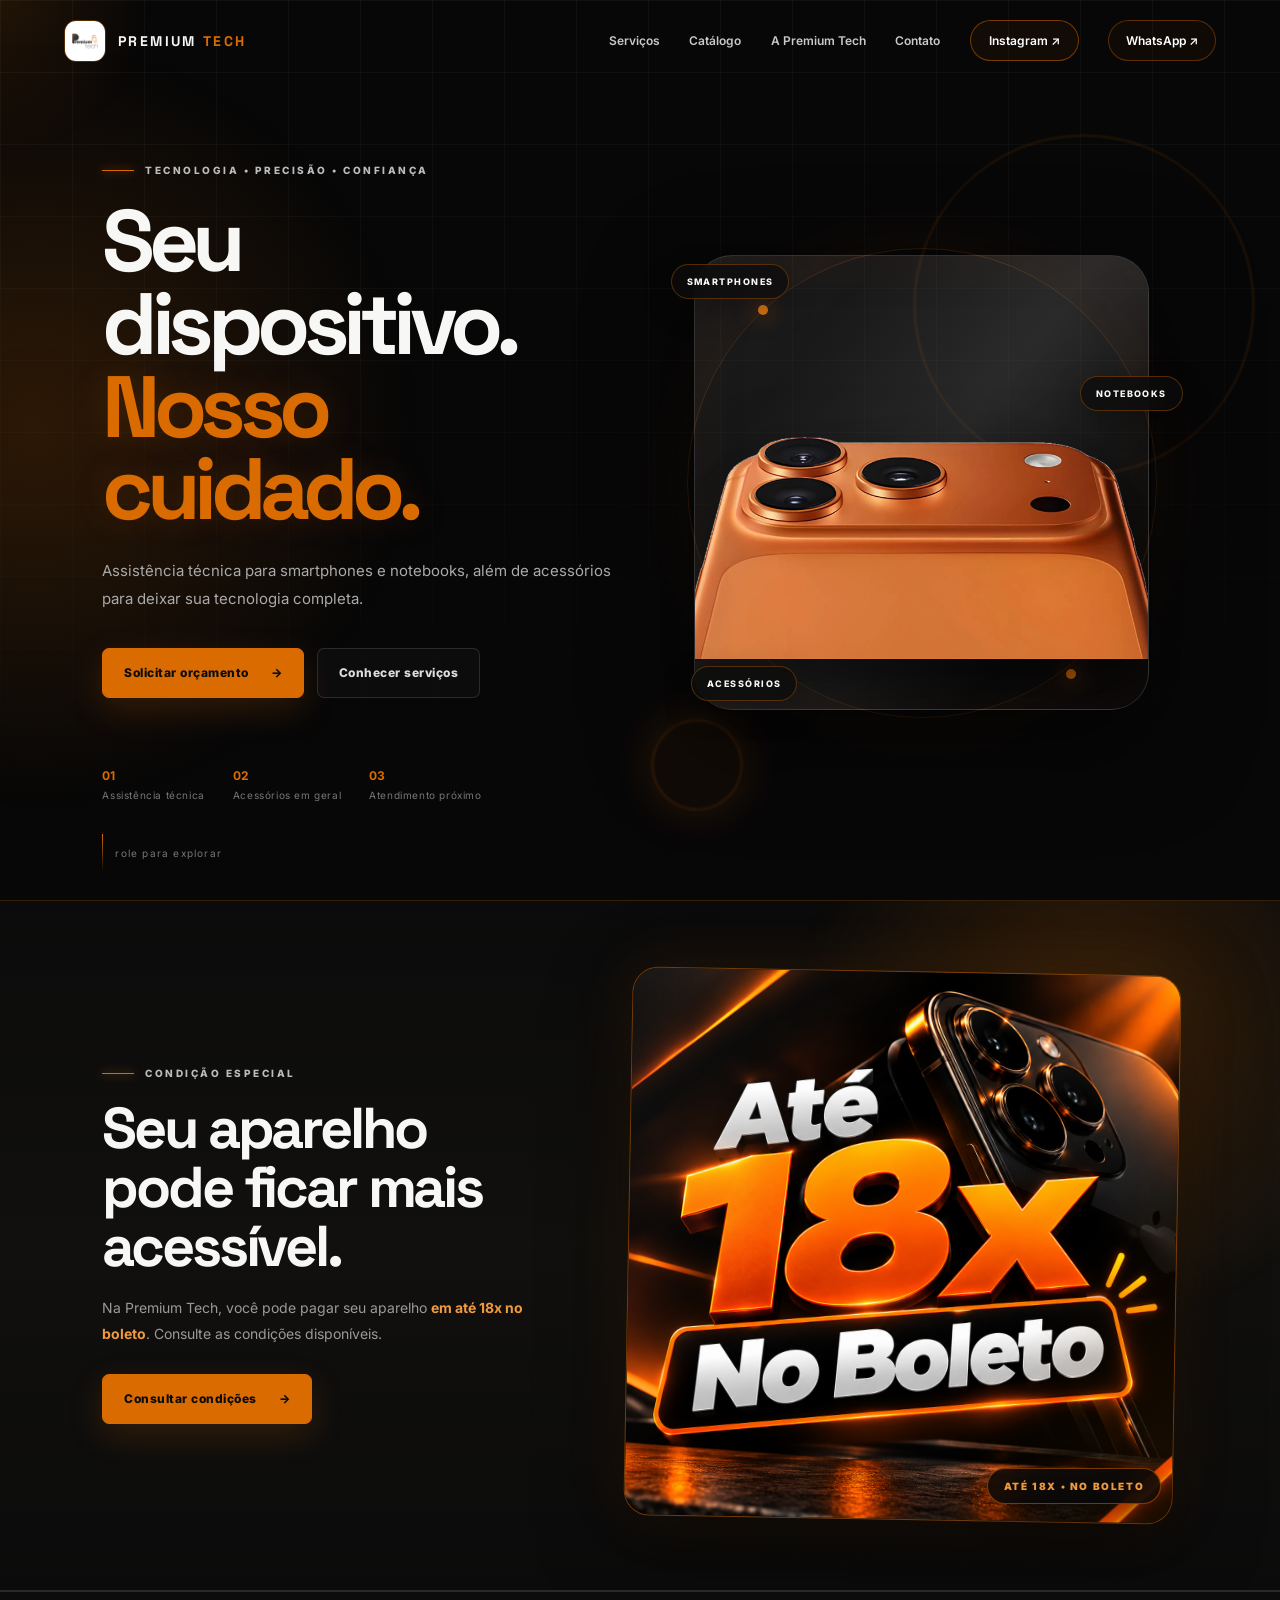
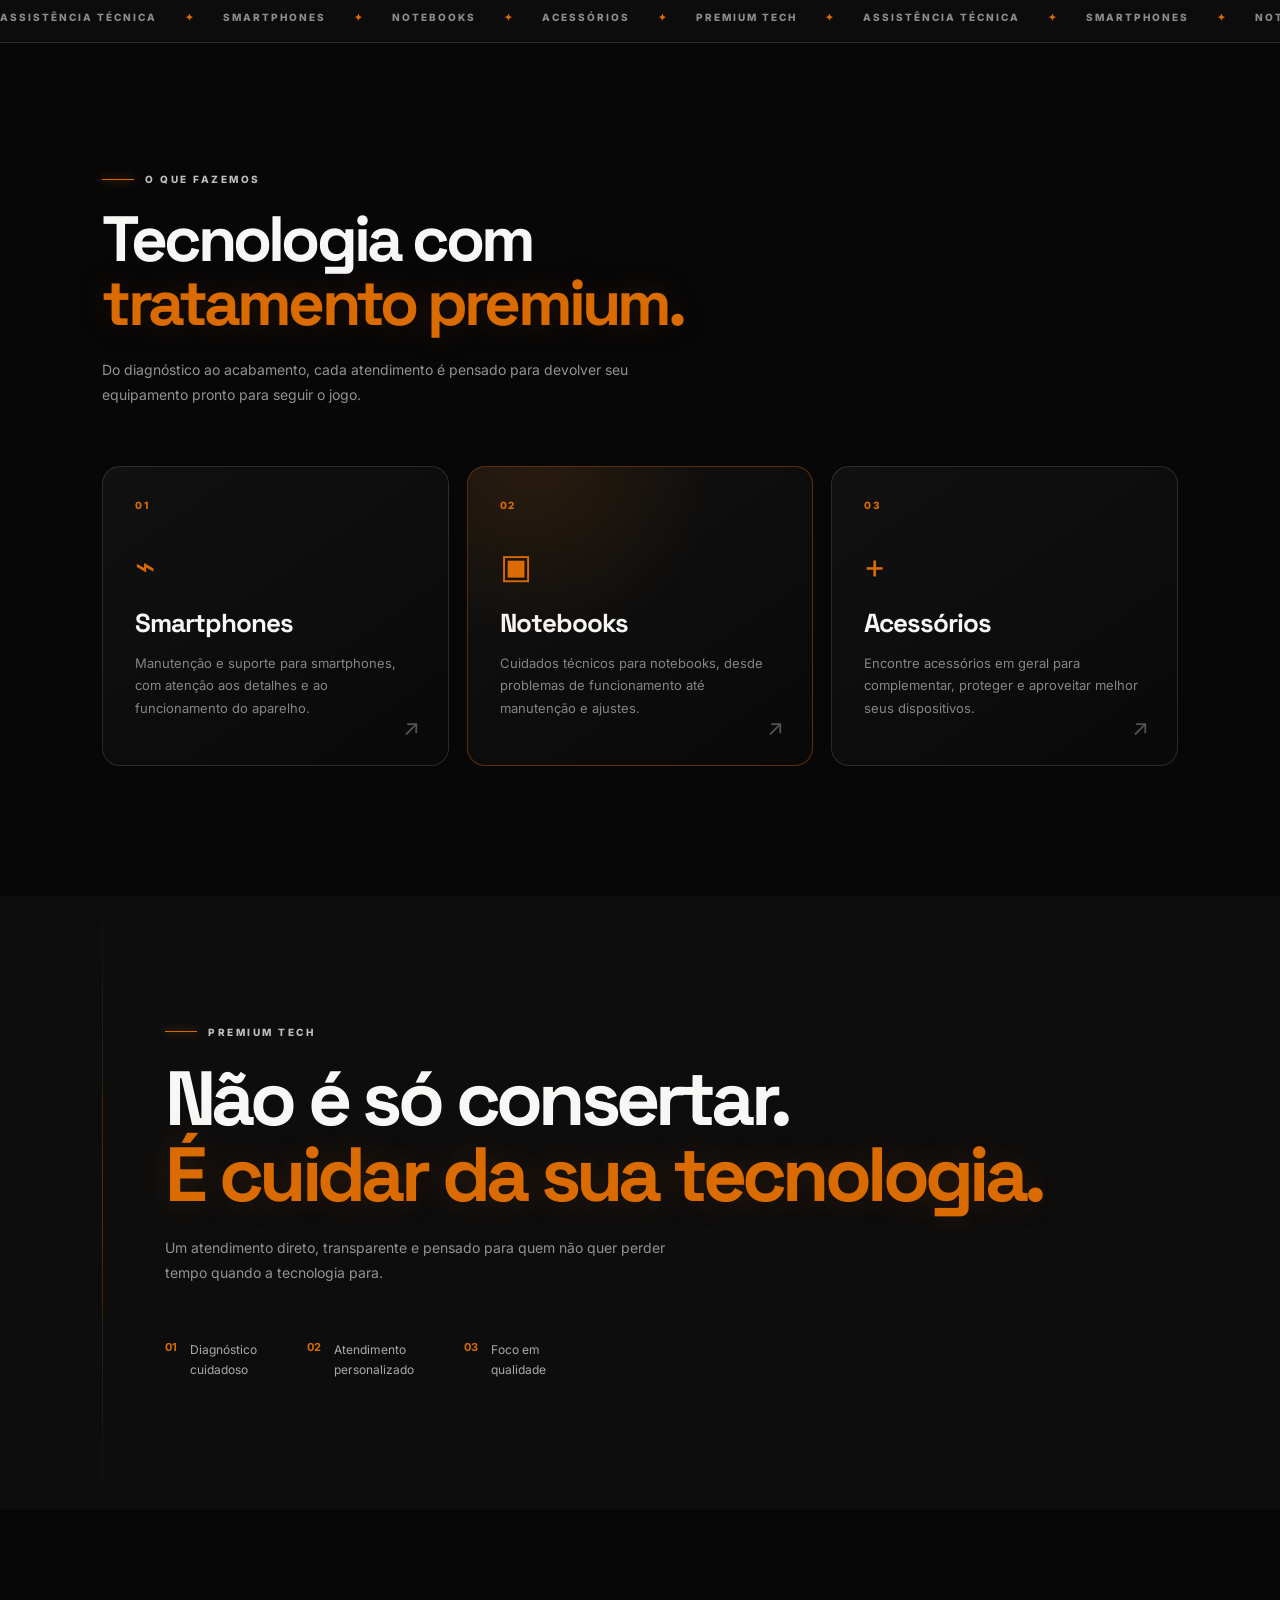
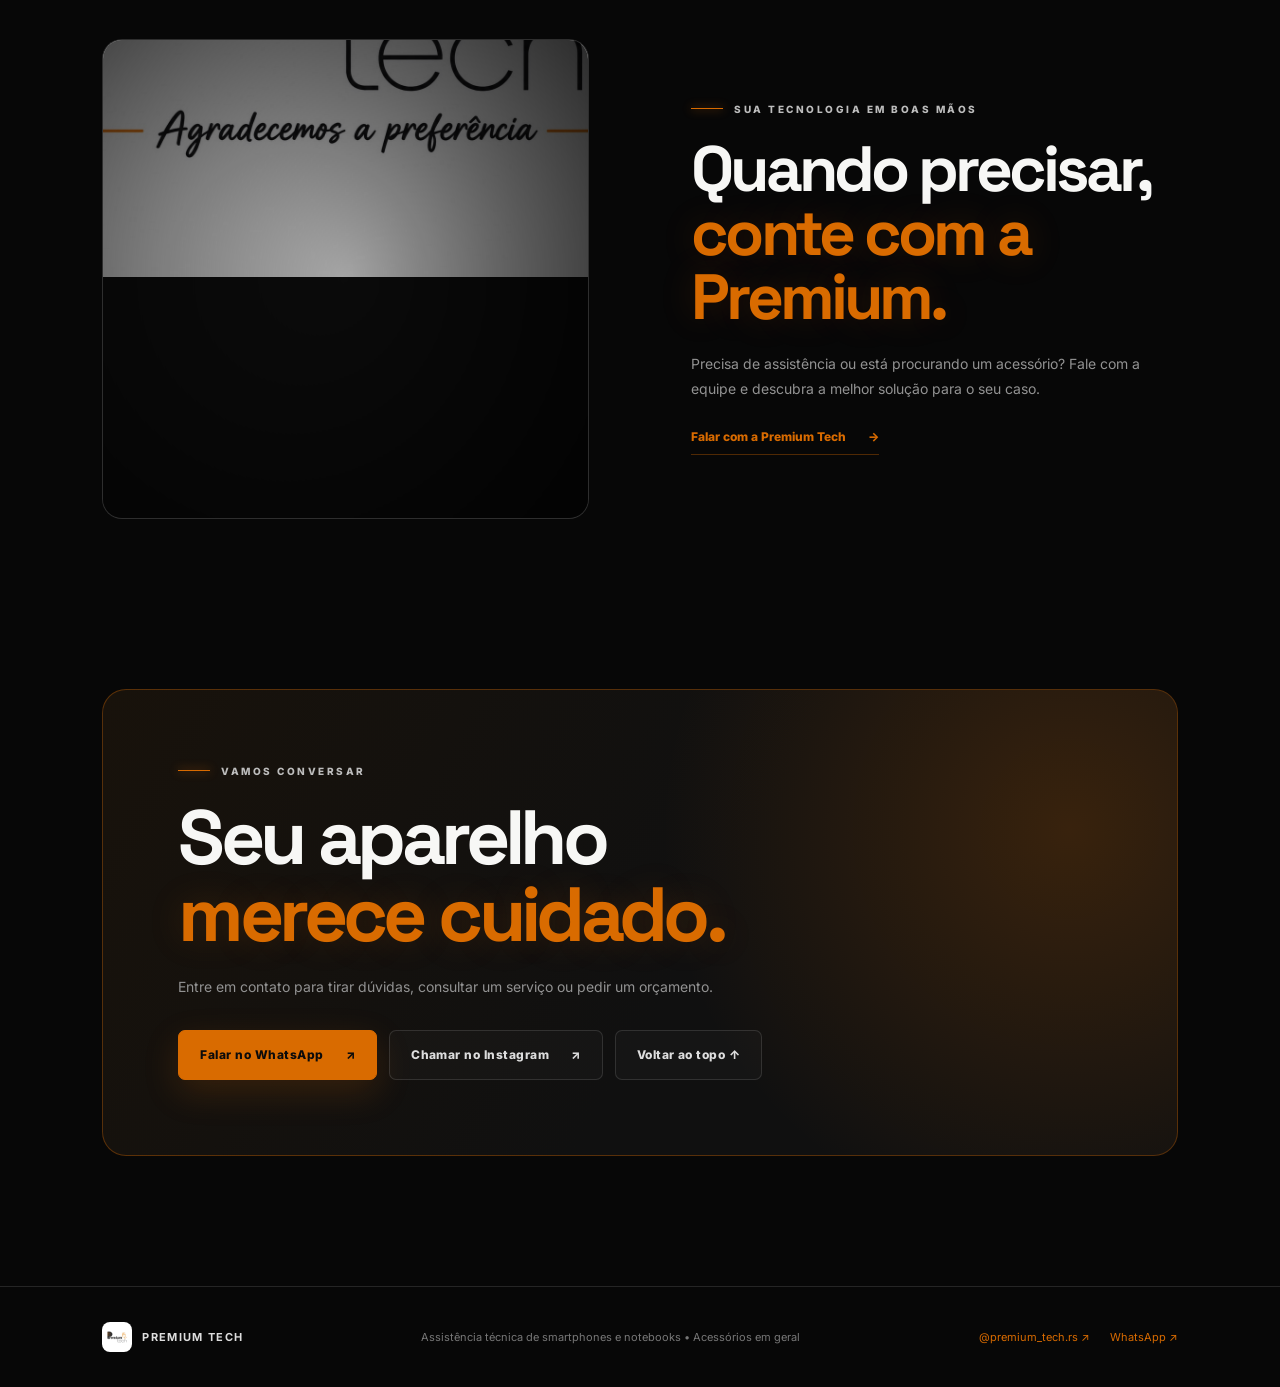
<file: index.html>
<!DOCTYPE html>
<html lang="pt-BR">
<head>
  <meta charset="UTF-8">
  <meta name="viewport" content="width=device-width, initial-scale=1.0">
  <meta name="theme-color" content="#090909">
  <meta name="description" content="Premium Tech — assistência técnica de smartphones e notebooks e acessórios em geral.">
  <title>Premium Tech | Tecnologia que você pode confiar</title>
  <link rel="preconnect" href="https://fonts.googleapis.com">
  <link rel="preconnect" href="https://fonts.gstatic.com" crossorigin>
  <link href="https://fonts.googleapis.com/css2?family=Inter:wght@400;500;600;700;800;900&display=swap" rel="stylesheet">
  <link rel="stylesheet" href="styles.css">
</head>
<body>
  <div class="cursor-glow"></div>
  <div class="scroll-progress"></div>

  <header class="navbar" id="navbar">
    <a class="brand" href="#inicio" aria-label="Premium Tech">
      <img src="assets/premium-tech-logo.jpeg" alt="Premium Tech">
      <span>PREMIUM <b>TECH</b></span>
    </a>
    <nav>
      <a href="#servicos">Serviços</a>
      <a href="catalogo.html">Catálogo</a>
      <a href="#sobre">A Premium Tech</a>
      <a href="#contato">Contato</a>
      <a class="nav-cta" href="https://www.instagram.com/premium_tech.rs/" target="_blank" rel="noopener">Instagram ↗</a>
      <a class="nav-whatsapp" href="https://wa.me/SEU_NUMERO" target="_blank" rel="noopener">WhatsApp ↗</a>
    </nav>
    <button class="menu-btn" aria-label="Abrir menu"><span></span><span></span><span></span></button>
  </header>

  <main>
    <section class="hero" id="inicio">
      <div class="hero-grid"></div>
      <div class="orb orb-a"></div><div class="orb orb-b"></div>
      <div class="hero-copy reveal">
        <p class="eyebrow"><span></span> TECNOLOGIA • PRECISÃO • CONFIANÇA</p>
        <h1>Seu dispositivo.<br><em>Nosso cuidado.</em></h1>
        <p class="hero-text">Assistência técnica para smartphones e notebooks, além de acessórios para deixar sua tecnologia completa.</p>
        <div class="hero-actions">
          <a class="btn btn-primary magnetic" href="#contato">Solicitar orçamento <span>→</span></a>
          <a class="btn btn-ghost" href="#servicos">Conhecer serviços</a>
        </div>
        <div class="hero-meta">
          <div><strong>01</strong><span>Assistência técnica</span></div>
          <div><strong>02</strong><span>Acessórios em geral</span></div>
          <div><strong>03</strong><span>Atendimento próximo</span></div>
        </div>
      </div>
      <div class="hero-visual reveal delay-2" data-tilt>
        <div class="visual-ring"></div>
        <a class="logo-card catalog-hero-card" href="catalogo.html" aria-label="Abrir catálogo de iPhones">
          <img src="assets/iphone-orange-home.png" alt="iPhone laranja Premium Tech">
          <span class="catalog-hero-badge">CONHEÇA A PREMIUM TECH ↗</span>
        </a>
        <div class="floating-chip chip-one">SMARTPHONES</div>
        <div class="floating-chip chip-two">NOTEBOOKS</div>
        <div class="floating-chip chip-three">ACESSÓRIOS</div>
      </div>
      <a href="#servicos" class="scroll-indicator"><span></span> role para explorar</a>
    </section>

    <section class="boleto-promo" aria-label="Pagamento no boleto em até 18 vezes">
      <div class="boleto-promo-glow"></div>
      <div class="boleto-promo-inner">
        <div class="boleto-promo-copy reveal">
          <p class="eyebrow"><span></span> CONDIÇÃO ESPECIAL</p>
          <h2>Seu aparelho pode ficar mais acessível.</h2>
          <p>Na Premium Tech, você pode pagar seu aparelho <strong>em até 18x no boleto</strong>. Consulte as condições disponíveis.</p>
          <a class="btn btn-primary magnetic" href="#contato">Consultar condições <span>→</span></a>
        </div>
        <div class="boleto-promo-image reveal delay-1">
          <div class="boleto-image-frame">
            <img src="assets/18x-boleto.png" alt="Até 18x no boleto na Premium Tech">
          </div>
          <span class="boleto-image-label">ATÉ 18X • NO BOLETO</span>
        </div>
      </div>
    </section>

    <section class="ticker" aria-label="Serviços Premium Tech">
      <div class="ticker-track">
        <span>ASSISTÊNCIA TÉCNICA</span><i>✦</i><span>SMARTPHONES</span><i>✦</i><span>NOTEBOOKS</span><i>✦</i><span>ACESSÓRIOS</span><i>✦</i><span>PREMIUM TECH</span><i>✦</i>
        <span>ASSISTÊNCIA TÉCNICA</span><i>✦</i><span>SMARTPHONES</span><i>✦</i><span>NOTEBOOKS</span><i>✦</i><span>ACESSÓRIOS</span><i>✦</i>
      </div>
    </section>

    <section class="services section" id="servicos">
      <div class="section-heading reveal">
        <p class="eyebrow"><span></span> O QUE FAZEMOS</p>
        <h2>Tecnologia com<br><em>tratamento premium.</em></h2>
        <p>Do diagnóstico ao acabamento, cada atendimento é pensado para devolver seu equipamento pronto para seguir o jogo.</p>
      </div>
      <div class="service-grid">
        <article class="service-card reveal" data-tilt>
          <div class="service-number">01</div><div class="service-icon">⌁</div>
          <h3>Smartphones</h3><p>Manutenção e suporte para smartphones, com atenção aos detalhes e ao funcionamento do aparelho.</p>
          <span class="card-arrow">↗</span>
        </article>
        <article class="service-card featured reveal delay-1" data-tilt>
          <div class="service-number">02</div><div class="service-icon">▣</div>
          <h3>Notebooks</h3><p>Cuidados técnicos para notebooks, desde problemas de funcionamento até manutenção e ajustes.</p>
          <span class="card-arrow">↗</span>
        </article>
        <article class="service-card reveal delay-2" data-tilt>
          <div class="service-number">03</div><div class="service-icon">+</div>
          <h3>Acessórios</h3><p>Encontre acessórios em geral para complementar, proteger e aproveitar melhor seus dispositivos.</p>
          <span class="card-arrow">↗</span>
        </article>
      </div>
    </section>

    <section class="statement section" id="sobre">
      <div class="statement-line"></div>
      <div class="statement-inner">
        <p class="eyebrow reveal"><span></span> PREMIUM TECH</p>
        <h2 class="reveal">Não é só consertar.<br><em>É cuidar da sua tecnologia.</em></h2>
        <p class="statement-copy reveal">Um atendimento direto, transparente e pensado para quem não quer perder tempo quando a tecnologia para.</p>
        <div class="values reveal">
          <div><b>01</b><span>Diagnóstico<br>cuidadoso</span></div>
          <div><b>02</b><span>Atendimento<br>personalizado</span></div>
          <div><b>03</b><span>Foco em<br>qualidade</span></div>
        </div>
      </div>
    </section>

    <section class="showcase section">
      <div class="showcase-image reveal" data-parallax="0.14">
        <img src="assets/premium-tech-logo-full.jpeg" alt="Premium Tech">
        <div class="image-overlay"></div>
      </div>
      <div class="showcase-copy reveal delay-1">
        <p class="eyebrow"><span></span> SUA TECNOLOGIA EM BOAS MÃOS</p>
        <h2>Quando precisar,<br><em>conte com a Premium.</em></h2>
        <p>Precisa de assistência ou está procurando um acessório? Fale com a equipe e descubra a melhor solução para o seu caso.</p>
        <a class="text-link" href="#contato">Falar com a Premium Tech <span>→</span></a>
      </div>
    </section>

    <section class="contact section" id="contato">
      <div class="contact-card reveal">
        <div class="contact-bg"></div>
        <div class="contact-content">
          <p class="eyebrow"><span></span> VAMOS CONVERSAR</p>
          <h2>Seu aparelho<br><em>merece cuidado.</em></h2>
          <p>Entre em contato para tirar dúvidas, consultar um serviço ou pedir um orçamento.</p>
          <div class="contact-actions">
            <a class="btn btn-primary magnetic" href="https://wa.me/SEU_NUMERO" target="_blank" rel="noopener">Falar no WhatsApp <span>↗</span></a>
            <a class="btn btn-ghost" href="https://www.instagram.com/premium_tech.rs/" target="_blank" rel="noopener">Chamar no Instagram <span>↗</span></a>
            <a class="btn btn-ghost" href="#inicio">Voltar ao topo ↑</a>
          </div>
        </div>
        
      </div>
    </section>
  </main>

  <footer>
    <div class="footer-brand"><img src="assets/premium-tech-logo.jpeg" alt="Premium Tech"><strong>PREMIUM TECH</strong></div>
    <p>Assistência técnica de smartphones e notebooks • Acessórios em geral</p>
    <div class="footer-links"><a href="https://www.instagram.com/premium_tech.rs/" target="_blank" rel="noopener">@premium_tech.rs ↗</a><a href="https://wa.me/SEU_NUMERO" target="_blank" rel="noopener">WhatsApp ↗</a></div>
  </footer>

  <script src="script.js"></script>
</body>
</html>
</file>
<file: styles.css>
@import url('https://fonts.googleapis.com/css2?family=Inter:wght@400;500;600;700;800;900&family=Space+Grotesk:wght@400;500;600;700&display=swap');
:root{--orange:#d96b00;--orange-light:#f09a3e;--ink:#070707;--panel:#101010;--panel-2:#151515;--text:#f7f7f5;--muted:#a4a4a4;--line:rgba(255,255,255,.12);--ease:cubic-bezier(.2,.8,.2,1)}
*{box-sizing:border-box;margin:0;padding:0}
html{scroll-behavior:smooth;scroll-padding-top:100px}
body{font-family:Inter,Arial,sans-serif;background:var(--ink);color:var(--text);overflow-x:hidden}
body:before{content:"";position:fixed;inset:0;pointer-events:none;z-index:20;background:linear-gradient(transparent 50%,rgba(255,255,255,.012) 50%);background-size:100% 4px;opacity:.22}
a{text-decoration:none;color:inherit}button{font:inherit}
.scroll-progress{position:fixed;z-index:1000;top:0;left:0;width:0;height:3px;background:linear-gradient(90deg,var(--orange),var(--orange-light));box-shadow:0 0 20px rgba(217,107,0,.7)}
.cursor-glow{position:fixed;z-index:0;width:320px;height:320px;border-radius:50%;pointer-events:none;background:radial-gradient(circle,rgba(217,107,0,.13),transparent 68%);transform:translate(-50%,-50%);transition:opacity .25s}
.navbar{height:82px;position:fixed;z-index:100;top:0;left:0;right:0;display:flex;align-items:center;justify-content:space-between;padding:0 clamp(22px,5vw,80px);border-bottom:1px solid transparent;transition:.4s var(--ease)}
.navbar.scrolled{background:rgba(7,7,7,.78);backdrop-filter:blur(22px);border-color:var(--line)}
.brand{display:flex;align-items:center;gap:12px;font-family:"Space Grotesk",sans-serif;font-size:14px;letter-spacing:.17em;font-weight:700}
.brand img{width:42px;height:42px;object-fit:cover;border-radius:12px;border:1px solid rgba(217,107,0,.35)}
.brand b{color:var(--orange)}
nav{display:flex;align-items:center;gap:clamp(16px,2.3vw,34px);font-size:12px;font-weight:600;color:#c9c9c9}
nav a{transition:.25s}nav a:hover{color:var(--orange)}
.nav-cta{border:1px solid rgba(217,107,0,.5);padding:12px 18px;border-radius:999px;color:#fff!important;background:rgba(217,107,0,.06)}
.menu-btn{display:none;background:none;border:0;cursor:pointer;padding:8px}.menu-btn span{display:block;width:25px;height:2px;background:#fff;margin:5px;border-radius:5px}
.hero{min-height:100vh;position:relative;display:grid;grid-template-columns:1.02fr .98fr;align-items:center;gap:30px;padding:145px clamp(24px,8vw,125px) 80px;isolation:isolate}
.hero-grid{position:absolute;inset:0;z-index:-2;background-image:linear-gradient(rgba(255,255,255,.04) 1px,transparent 1px),linear-gradient(90deg,rgba(255,255,255,.04) 1px,transparent 1px);background-size:72px 72px;mask-image:linear-gradient(to bottom,#000,transparent 92%)}
.hero:before{content:"";position:absolute;z-index:-1;width:850px;height:850px;left:-390px;top:0;background:radial-gradient(circle,rgba(217,107,0,.18),transparent 64%)}
.orb{position:absolute;border-radius:50%;filter:blur(1px);border:1px solid rgba(217,107,0,.3);z-index:-1}.orb-a{width:340px;height:340px;right:2%;top:15%;animation:float 8s ease-in-out infinite}.orb-b{width:90px;height:90px;right:42%;bottom:10%;background:rgba(217,107,0,.05);box-shadow:0 0 50px rgba(217,107,0,.2);animation:float 5s ease-in-out infinite reverse}
.eyebrow{font-size:10px;letter-spacing:.25em;color:#bdbdbd;font-weight:800;display:flex;align-items:center;gap:11px}.eyebrow span{display:inline-block;width:32px;height:1px;background:var(--orange);box-shadow:0 0 10px var(--orange)}
.hero h1{font-family:"Space Grotesk",sans-serif;font-size:clamp(48px,6.8vw,104px);line-height:.95;letter-spacing:-.075em;margin:24px 0 26px;font-weight:700}.hero h1 em,.section-heading h2 em,.statement h2 em,.showcase h2 em,.contact h2 em{font-style:normal;color:var(--orange);text-shadow:0 0 35px rgba(217,107,0,.18)}
.hero-text{max-width:550px;color:#aaa;line-height:1.85;font-size:15px}
.hero-actions{display:flex;flex-wrap:wrap;gap:13px;margin-top:35px}.btn{display:inline-flex;align-items:center;justify-content:center;gap:22px;min-height:50px;padding:0 21px;border-radius:7px;font-size:12px;font-weight:800;letter-spacing:.04em;transition:.35s var(--ease);border:1px solid var(--line)}.btn-primary{background:var(--orange);color:#0b0b0b;border-color:var(--orange);box-shadow:0 12px 35px rgba(217,107,0,.18)}.btn-primary:hover{transform:translateY(-4px);box-shadow:0 18px 45px rgba(217,107,0,.32)}.btn-ghost{background:rgba(255,255,255,.025);color:#ddd}.btn-ghost:hover{border-color:rgba(217,107,0,.55);color:var(--orange);transform:translateY(-4px)}
.hero-meta{display:flex;flex-wrap:wrap;gap:28px;margin-top:70px}.hero-meta div{display:flex;flex-direction:column;gap:6px}.hero-meta strong{font-size:12px;color:var(--orange)}.hero-meta span{font-size:10px;color:#777;letter-spacing:.06em}
.hero-visual{height:590px;position:relative;display:flex;align-items:center;justify-content:center;perspective:1000px}.visual-ring{position:absolute;width:min(470px,80vw);height:min(470px,80vw);border:1px solid rgba(217,107,0,.2);border-radius:50%;box-shadow:0 0 100px rgba(217,107,0,.07);animation:spin 24s linear infinite}.visual-ring:before,.visual-ring:after{content:"";position:absolute;width:10px;height:10px;background:var(--orange);border-radius:50%;box-shadow:0 0 22px var(--orange)}.visual-ring:before{top:12%;left:15%}.visual-ring:after{bottom:8%;right:17%}
.logo-card{position:relative;width:min(455px,78vw);height:min(455px,78vw);display:flex;align-items:center;justify-content:center;background:linear-gradient(145deg,rgba(255,255,255,.09),rgba(255,255,255,.015));border:1px solid rgba(255,255,255,.14);border-radius:38px;overflow:hidden;box-shadow:0 30px 100px rgba(0,0,0,.6),inset 0 0 80px rgba(217,107,0,.04);transform-style:preserve-3d}.logo-card:after{content:"";position:absolute;inset:-50%;background:linear-gradient(110deg,transparent 35%,rgba(255,255,255,.09) 50%,transparent 65%);transform:rotate(18deg);animation:shine 7s ease-in-out infinite}.logo-card img{width:78%;max-height:78%;object-fit:contain;filter:drop-shadow(0 18px 30px rgba(0,0,0,.6));z-index:1}
.catalog-hero-card{cursor:pointer;position:relative;text-decoration:none;}
.catalog-hero-card img{width:108%;height:108%;object-fit:contain;object-position:center bottom;filter:drop-shadow(0 28px 35px rgba(0,0,0,.65));transition:transform .6s var(--ease);mix-blend-mode:normal}
.catalog-hero-card:hover img{transform:scale(1.035) translateY(-3px)}
.catalog-hero-badge{position:absolute;left:24px;bottom:24px;z-index:3;padding:11px 15px;border:1px solid rgba(217,107,0,.55);background:rgba(7,7,7,.78);backdrop-filter:blur(12px);border-radius:999px;color:#fff;font-size:9px;font-weight:800;letter-spacing:.14em;box-shadow:0 10px 30px rgba(0,0,0,.35)}

.floating-chip{position:absolute;z-index:2;padding:11px 15px;border:1px solid rgba(217,107,0,.35);background:rgba(12,12,12,.72);backdrop-filter:blur(14px);border-radius:999px;font-size:9px;font-weight:800;letter-spacing:.16em;box-shadow:0 10px 30px rgba(0,0,0,.3)}.chip-one{top:18%;left:3%;animation:float 6s ease-in-out infinite}.chip-two{right:0;top:35%;animation:float 7s ease-in-out infinite reverse}.chip-three{bottom:17%;left:7%;animation:float 5s ease-in-out infinite}
.scroll-indicator{position:absolute;bottom:28px;left:clamp(24px,8vw,125px);font-size:10px;color:#777;letter-spacing:.12em;display:flex;align-items:center;gap:12px}.scroll-indicator span{height:38px;width:1px;background:linear-gradient(var(--orange),transparent)}
.ticker{overflow:hidden;border-top:1px solid var(--line);border-bottom:1px solid var(--line);background:#0c0c0c;padding:19px 0}.ticker-track{display:flex;align-items:center;gap:28px;width:max-content;animation:marquee 28s linear infinite;color:#8c8c8c;font-size:10px;font-weight:800;letter-spacing:.2em}.ticker i{color:var(--orange);font-style:normal}
.section{padding:130px clamp(24px,8vw,125px);position:relative}.section-heading{max-width:760px;margin-bottom:58px}.section-heading h2,.statement h2,.showcase h2,.contact h2{font-family:"Space Grotesk",sans-serif;font-size:clamp(38px,5vw,72px);line-height:1;letter-spacing:-.06em;margin:22px 0}.section-heading>p:last-child,.statement-copy,.showcase-copy>p:not(.eyebrow),.contact-content>p:not(.eyebrow){color:#929292;line-height:1.8;font-size:14px;max-width:570px}
.service-grid{display:grid;grid-template-columns:repeat(3,1fr);gap:18px}.service-card{position:relative;min-height:300px;padding:32px;border:1px solid var(--line);border-radius:18px;background:linear-gradient(145deg,rgba(255,255,255,.045),rgba(255,255,255,.012));transition:.4s var(--ease);overflow:hidden}.service-card:before{content:"";position:absolute;inset:0;background:radial-gradient(circle at 20% 0,rgba(217,107,0,.12),transparent 45%);opacity:0;transition:.4s}.service-card:hover,.service-card.featured{border-color:rgba(217,107,0,.38);transform:translateY(-7px)}.service-card:hover:before,.service-card.featured:before{opacity:1}.service-number{font-size:10px;color:var(--orange);font-weight:800;letter-spacing:.15em}.service-icon{font-size:34px;color:var(--orange);margin:34px 0 20px}.service-card h3{font-family:"Space Grotesk",sans-serif;font-size:26px;letter-spacing:-.04em;margin-bottom:12px}.service-card p{color:#858585;font-size:13px;line-height:1.75;max-width:300px}.card-arrow{position:absolute;right:28px;bottom:25px;font-size:22px;color:#555;transition:.3s}.service-card:hover .card-arrow{color:var(--orange);transform:translate(4px,-4px)}
.statement{background:#0d0d0d;overflow:hidden}.statement-line{position:absolute;top:0;left:8vw;width:1px;height:100%;background:linear-gradient(transparent,var(--orange),transparent);opacity:.35}.statement-inner{max-width:950px;margin:auto}.statement h2{font-size:clamp(42px,6vw,90px)}.statement-copy{max-width:500px}.values{display:flex;flex-wrap:wrap;gap:50px;margin-top:55px}.values div{display:flex;gap:13px;align-items:flex-start}.values b{color:var(--orange);font-size:11px}.values span{color:#aaa;font-size:12px;line-height:1.6}
.showcase{display:grid;grid-template-columns:1fr 1fr;align-items:center;gap:clamp(40px,8vw,110px)}.showcase-image{height:480px;position:relative;border:1px solid var(--line);border-radius:20px;overflow:hidden;background:#111}.showcase-image img{width:100%;height:115%;object-fit:cover;object-position:center;display:block}.image-overlay{position:absolute;inset:0;background:linear-gradient(90deg,rgba(0,0,0,.2),rgba(0,0,0,.5)),radial-gradient(circle at 50%,transparent,rgba(0,0,0,.65))}
.text-link{display:inline-flex;gap:22px;margin-top:28px;color:var(--orange);font-size:12px;font-weight:800;border-bottom:1px solid rgba(217,107,0,.35);padding-bottom:10px}.text-link span{transition:.3s}.text-link:hover span{transform:translateX(5px)}
.contact{padding-top:40px}.contact-card{position:relative;overflow:hidden;min-height:420px;border:1px solid rgba(217,107,0,.35);border-radius:24px;background:linear-gradient(120deg,#18120b,#101010 55%);display:flex;align-items:center;padding:clamp(30px,6vw,75px)}.contact-bg{position:absolute;inset:0;background:radial-gradient(circle at 90% 30%,rgba(217,107,0,.2),transparent 40%);pointer-events:none}.contact-content{position:relative;z-index:1}.contact h2{font-size:clamp(42px,6vw,78px)}.contact-actions{display:flex;flex-wrap:wrap;gap:12px;margin-top:30px}.contact-mark{position:absolute;right:7%;bottom:4%;font-family:"Space Grotesk",sans-serif;font-size:clamp(90px,16vw,220px);font-weight:700;letter-spacing:-.12em;color:rgba(255,255,255,.035)}.contact-mark span{color:rgba(217,107,0,.2)}
footer{border-top:1px solid var(--line);padding:35px clamp(24px,8vw,125px);display:flex;align-items:center;justify-content:space-between;gap:20px;flex-wrap:wrap;color:#777;font-size:11px}footer a{color:var(--orange)}.footer-brand{display:flex;align-items:center;gap:10px;color:#ddd;letter-spacing:.12em}.footer-brand img{width:30px;height:30px;object-fit:cover;border-radius:8px}
.reveal{opacity:0;transform:translateY(28px);transition:opacity .85s var(--ease),transform .85s var(--ease)}.reveal.visible{opacity:1;transform:translateY(0)}.delay-1{transition-delay:.12s}.delay-2{transition-delay:.22s}
@keyframes float{0%,100%{transform:translateY(0)}50%{transform:translateY(-14px)}}@keyframes spin{to{transform:rotate(360deg)}}@keyframes shine{0%,55%{transform:translateX(-35%) rotate(18deg)}80%,100%{transform:translateX(35%) rotate(18deg)}}@keyframes marquee{to{transform:translateX(-50%)}}@media(prefers-reduced-motion:reduce){*,*:before,*:after{animation:none!important;transition:none!important;scroll-behavior:auto!important}.reveal{opacity:1;transform:none}}
@media(max-width:900px){.hero{grid-template-columns:1fr;padding-top:125px}.hero-visual{height:470px}.service-grid{grid-template-columns:1fr}.showcase{grid-template-columns:1fr}.showcase-image{height:390px}.gallery-card,.gallery-card-large,.gallery-card-wide{grid-column:span 12}.section{padding-top:95px;padding-bottom:95px}}
@media(max-width:700px){.navbar{height:72px}.brand{font-size:12px}.brand img{width:36px;height:36px}nav{display:none;position:absolute;top:72px;left:0;right:0;padding:25px;flex-direction:column;align-items:stretch;background:rgba(7,7,7,.98);border-bottom:1px solid var(--line)}nav.mobile-open{display:flex}nav a{padding:12px 0}.nav-cta{text-align:center}.menu-btn{display:block}.hero{padding:115px 24px 75px}.hero h1{font-size:clamp(46px,13vw,72px)}.hero-meta{margin-top:45px;gap:20px}.hero-visual{height:370px}.logo-card{border-radius:25px}
.floating-chip{font-size:8px;padding:9px 11px}.chip-one{left:0}.chip-two{right:-5px}.chip-three{left:0}.scroll-indicator{display:none}.section{padding-left:24px;padding-right:24px}.section-heading{margin-bottom:38px}.values{gap:24px}.contact-card{padding:32px 25px;min-height:450px}.contact-mark{right:-3%;bottom:2%}footer{align-items:flex-start;flex-direction:column}}

/* Ajustes Premium Tech — navegação e elementos flutuantes */
.nav-whatsapp{border:1px solid rgba(217,107,0,.38);padding:12px 17px;border-radius:999px;color:#fff!important;background:rgba(217,107,0,.04)}
.nav-whatsapp:hover{border-color:rgba(217,107,0,.7);background:rgba(217,107,0,.1)}
.hero-visual .floating-chip{animation:none;white-space:nowrap}
.hero-visual .chip-one{top:13%;left:1%}
.hero-visual .chip-two{top:32%;right:-1%}
.hero-visual .chip-three{bottom:13%;left:5%}
.catalog-hero-badge{display:none}
@media(max-width:1100px){nav{gap:14px}.nav-cta,.nav-whatsapp{padding:10px 13px}}
@media(max-width:700px){.nav-whatsapp{border-radius:8px;text-align:center}.hero-visual .chip-one{top:8%;left:-2%}.hero-visual .chip-two{top:29%;right:-3%}.hero-visual .chip-three{bottom:8%;left:-1%}}
.footer-links{display:flex;align-items:center;gap:20px;flex-wrap:wrap}.footer-links a{color:var(--orange)}
@media(max-width:700px){.footer-links{gap:14px}}

/* Destaque estratégico — pagamento no boleto em até 18x */
.boleto-highlight{
  position:relative;display:flex;align-items:center;gap:14px;width:min(100%,520px);
  margin-top:24px;padding:13px 15px;border:1px solid rgba(217,107,0,.42);border-radius:15px;
  background:linear-gradient(100deg,rgba(217,107,0,.13),rgba(255,255,255,.035) 58%,rgba(255,255,255,.015));
  box-shadow:0 10px 35px rgba(217,107,0,.08),inset 0 1px 0 rgba(255,255,255,.06);
  overflow:hidden;isolation:isolate;
}
.boleto-highlight:before{content:"";position:absolute;inset:-80% -20%;z-index:-1;background:linear-gradient(90deg,transparent,rgba(255,173,76,.10),transparent);transform:translateX(-45%) rotate(8deg);animation:boletoShine 5s ease-in-out infinite}
.boleto-icon{width:30px;height:30px;flex:0 0 30px;display:grid;place-items:center;border-radius:50%;background:rgba(217,107,0,.16);border:1px solid rgba(217,107,0,.38);color:#f09a3e;font-size:13px;font-weight:900}
.boleto-copy{display:flex;flex-direction:column;gap:3px;min-width:0}
.boleto-copy strong{font-family:"Space Grotesk",sans-serif;font-size:12px;letter-spacing:.08em;color:#f4f4f2}
.boleto-copy strong span{color:#f09a3e}
.boleto-copy small{font-size:10px;color:#929292;letter-spacing:.01em}
.boleto-badge{margin-left:auto;flex:0 0 auto;padding:7px 10px;border-radius:9px;background:linear-gradient(135deg,#f09a3e,#d96b00);color:#080808;font-family:"Space Grotesk",sans-serif;font-size:11px;font-weight:900;letter-spacing:.05em;box-shadow:0 5px 18px rgba(217,107,0,.22)}
@keyframes boletoShine{0%,55%{transform:translateX(-55%) rotate(8deg)}75%,100%{transform:translateX(55%) rotate(8deg)}}
@media(max-width:700px){.boleto-highlight{width:100%;margin-top:20px;padding:12px}.boleto-copy small{font-size:9px}.boleto-badge{padding:6px 8px}}
@media(prefers-reduced-motion:reduce){.boleto-highlight:before{animation:none}}


/* Banner de destaque — até 18x no boleto */
.boleto-promo{position:relative;overflow:hidden;padding:70px clamp(24px,8vw,125px);background:linear-gradient(180deg,#0b0b0b,#11100e 50%,#0b0b0b);border-top:1px solid rgba(217,107,0,.22);border-bottom:1px solid var(--line)}
.boleto-promo-glow{position:absolute;width:620px;height:620px;right:-120px;top:-180px;border-radius:50%;background:radial-gradient(circle,rgba(217,107,0,.22),transparent 68%);filter:blur(8px);pointer-events:none}
.boleto-promo-inner{position:relative;z-index:1;max-width:1250px;margin:auto;display:grid;grid-template-columns:.9fr 1.1fr;align-items:center;gap:clamp(35px,6vw,90px)}
.boleto-promo-copy h2{font-family:"Space Grotesk",sans-serif;font-size:clamp(38px,4.5vw,68px);line-height:1.02;letter-spacing:-.055em;margin:20px 0}
.boleto-promo-copy>p:not(.eyebrow){color:#9a9a9a;font-size:14px;line-height:1.8;max-width:520px;margin-bottom:28px}
.boleto-promo-copy>p strong{color:#f09a3e}
.boleto-promo-image{position:relative;display:flex;justify-content:center;align-items:center;min-height:460px}
.boleto-image-frame{position:relative;width:min(100%,560px);border-radius:26px;overflow:hidden;border:1px solid rgba(217,107,0,.5);box-shadow:0 25px 80px rgba(0,0,0,.55),0 0 60px rgba(217,107,0,.14);transform:rotate(1deg);transition:transform .5s var(--ease),box-shadow .5s var(--ease)}
.boleto-image-frame:after{content:"";position:absolute;inset:0;pointer-events:none;background:linear-gradient(120deg,rgba(255,255,255,.08),transparent 35%,transparent 70%,rgba(217,107,0,.12))}
.boleto-image-frame img{display:block;width:100%;height:auto}
.boleto-promo-image:hover .boleto-image-frame{transform:rotate(0deg) scale(1.025);box-shadow:0 30px 90px rgba(0,0,0,.6),0 0 75px rgba(217,107,0,.2)}
.boleto-image-label{position:absolute;right:3%;bottom:3%;z-index:2;padding:11px 16px;border:1px solid rgba(217,107,0,.5);border-radius:999px;background:rgba(7,7,7,.86);backdrop-filter:blur(12px);font-size:10px;font-weight:900;letter-spacing:.16em;color:#f09a3e;box-shadow:0 10px 30px rgba(0,0,0,.45)}
@media(max-width:900px){.boleto-promo{padding-top:75px;padding-bottom:75px}.boleto-promo-inner{grid-template-columns:1fr}.boleto-promo-image{min-height:0;order:-1}.boleto-image-frame{width:min(100%,620px);transform:none}.boleto-promo-image:hover .boleto-image-frame{transform:scale(1.01)}}
@media(max-width:700px){.boleto-promo{padding-left:18px;padding-right:18px}.boleto-promo-copy h2{font-size:clamp(36px,11vw,52px)}.boleto-promo-copy>p:not(.eyebrow){font-size:13px}.boleto-promo-image{padding:0 2px}.boleto-image-label{right:4%;bottom:4%;font-size:8px;padding:9px 11px}.boleto-image-frame{border-radius:18px}}
</file>
